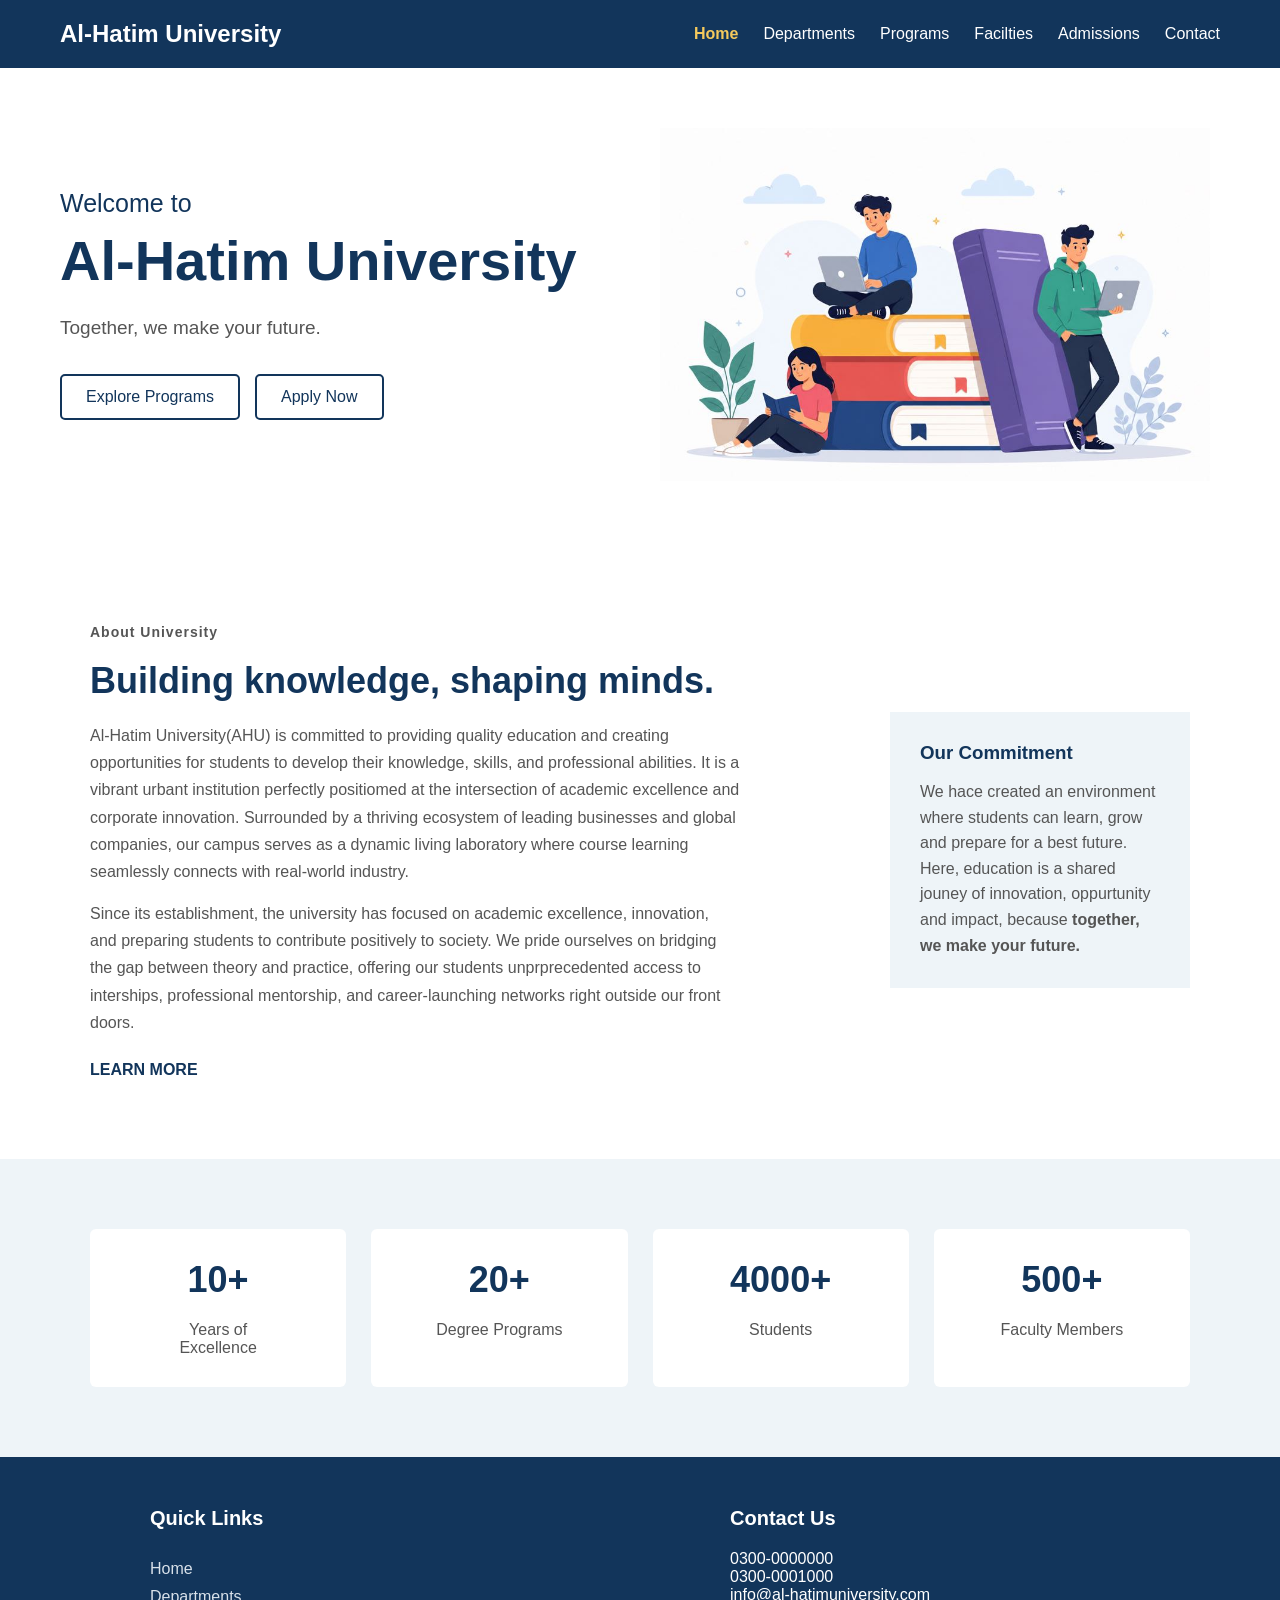
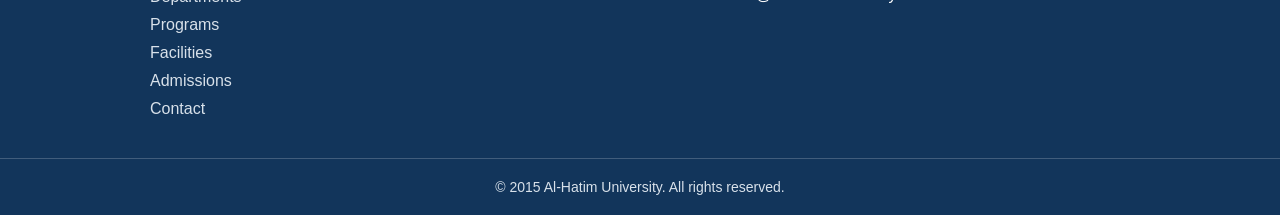
<file: index.html>
<!DOCTYPE html>
<html lang="en">

<head>
    <meta charset="UTF-8">
    <meta name="viewport" content="width=device-width, initial-scale=1.0">
    <title>AHU | Home</title>
    <link rel="stylesheet" href="style.css">
</head>

<body>
    <header>
        <nav>
            <div class="logo">Al-Hatim University </div>
            <ul class="nav-links">
                <li><a href="index.html" class="nav-link active">Home</a></li>
                <li><a href="departments.html">Departments</a></li>
                <li><a href="programs.html">Programs</a></li>
                <li><a href="facilities.html">Facilties</a></li>
                <li><a href="admissions.html">Admissions</a></li>
                <li><a href="contact.html">Contact</a></li>
            </ul>
        </nav>
    </header>
    <main>
        <section class="hero">
            <div class="hero-content">
                <p class="hero-subtitle">Welcome to </p>
                <h1>Al-Hatim University</h1>
                <p class="hero-description">Together, we make your future.</p>
                <div class="hero-buttons">
                    <a href="programs.html" class="btn primary-btn">Explore Programs</a>
                    <a href="admissions.html" class="btn secondary-btn">Apply Now</a>
                </div>
            </div>
            <div class="hero-illustration">
                <img src="images/illustration.JPG" alt="students studying">
            </div>
        </section>
        <section class="about-section">
            <div class="about-content">
                <div class="about-text">
                    <p class="section-label">About University</p>
                    <h2>Building knowledge, shaping minds.</h2>
                    <p>Al-Hatim University(AHU) is committed to providing quality education and creating
                        opportunities for students to develop their knowledge, skills, and professional abilities. It is
                        a vibrant urbant institution perfectly positiomed at the intersection of academic excellence and
                        corporate innovation. Surrounded by a thriving ecosystem of leading businesses and global
                        companies, our campus serves as a dynamic living laboratory where course learning seamlessly
                        connects with real-world industry.</p>
                    <p>Since its establishment, the university has focused on academic excellence, innovation, and
                        preparing students to contribute positively to society. We pride ourselves on bridging the gap
                        between theory and practice, offering our students unprprecedented access to interships,
                        professional mentorship, and career-launching networks right outside our front doors.</p>
                    <a href="contact.html" class="text-link">LEARN MORE</a>
                </div>
                <div class="about-highlight">
                    <h3>Our Commitment</h3>
                    <P>We hace created an environment where students can learn, grow and prepare for a best future.
                        Here, education is a shared jouney of innovation, oppurtunity and impact, because <b>together,
                            we make your future.</b></P>
                </div>
            </div>
        </section>
        <section class="stats-section">
            <div class="stats-container">
                <div class="stat">
                    <h3>10+</h3>
                    <p>Years of Excellence</p>
                </div>
                <div class="stat">
                    <h3>20+</h3>
                    <p>Degree Programs</p>
                </div>
                <div class="stat">
                    <h3>4000+</h3>
                    <p>Students</p>
                </div>
                <div class="stat">
                    <h3>500+</h3>
                    <p>Faculty Members</p>
                </div>
            </div>
        </section>
    </main>
    <footer>
        <div class="footer-container">
            <div class="footer-links">
                <h3>Quick Links</h3>
                <a href="index.html">Home</a>
                <a href="departments.html">Departments</a>
                <a href="programs.html">Programs</a>
                <a href="facilities.html">Facilities</a>
                <a href="admissions.html">Admissions</a>
                <a href="contact.html">Contact</a>
            </div>
            <div>
                <h3>Contact Us</h3>
                <p>0300-0000000</p>
                <p>0300-0001000</p>
                <p>info@al-hatimuniversity.com</p>
            </div>
        </div>
        <div class="footer-bottom">
            <p>© 2015 Al-Hatim University. All rights reserved.</p>
        </div>
    </footer>
</body>

</html>
</file>
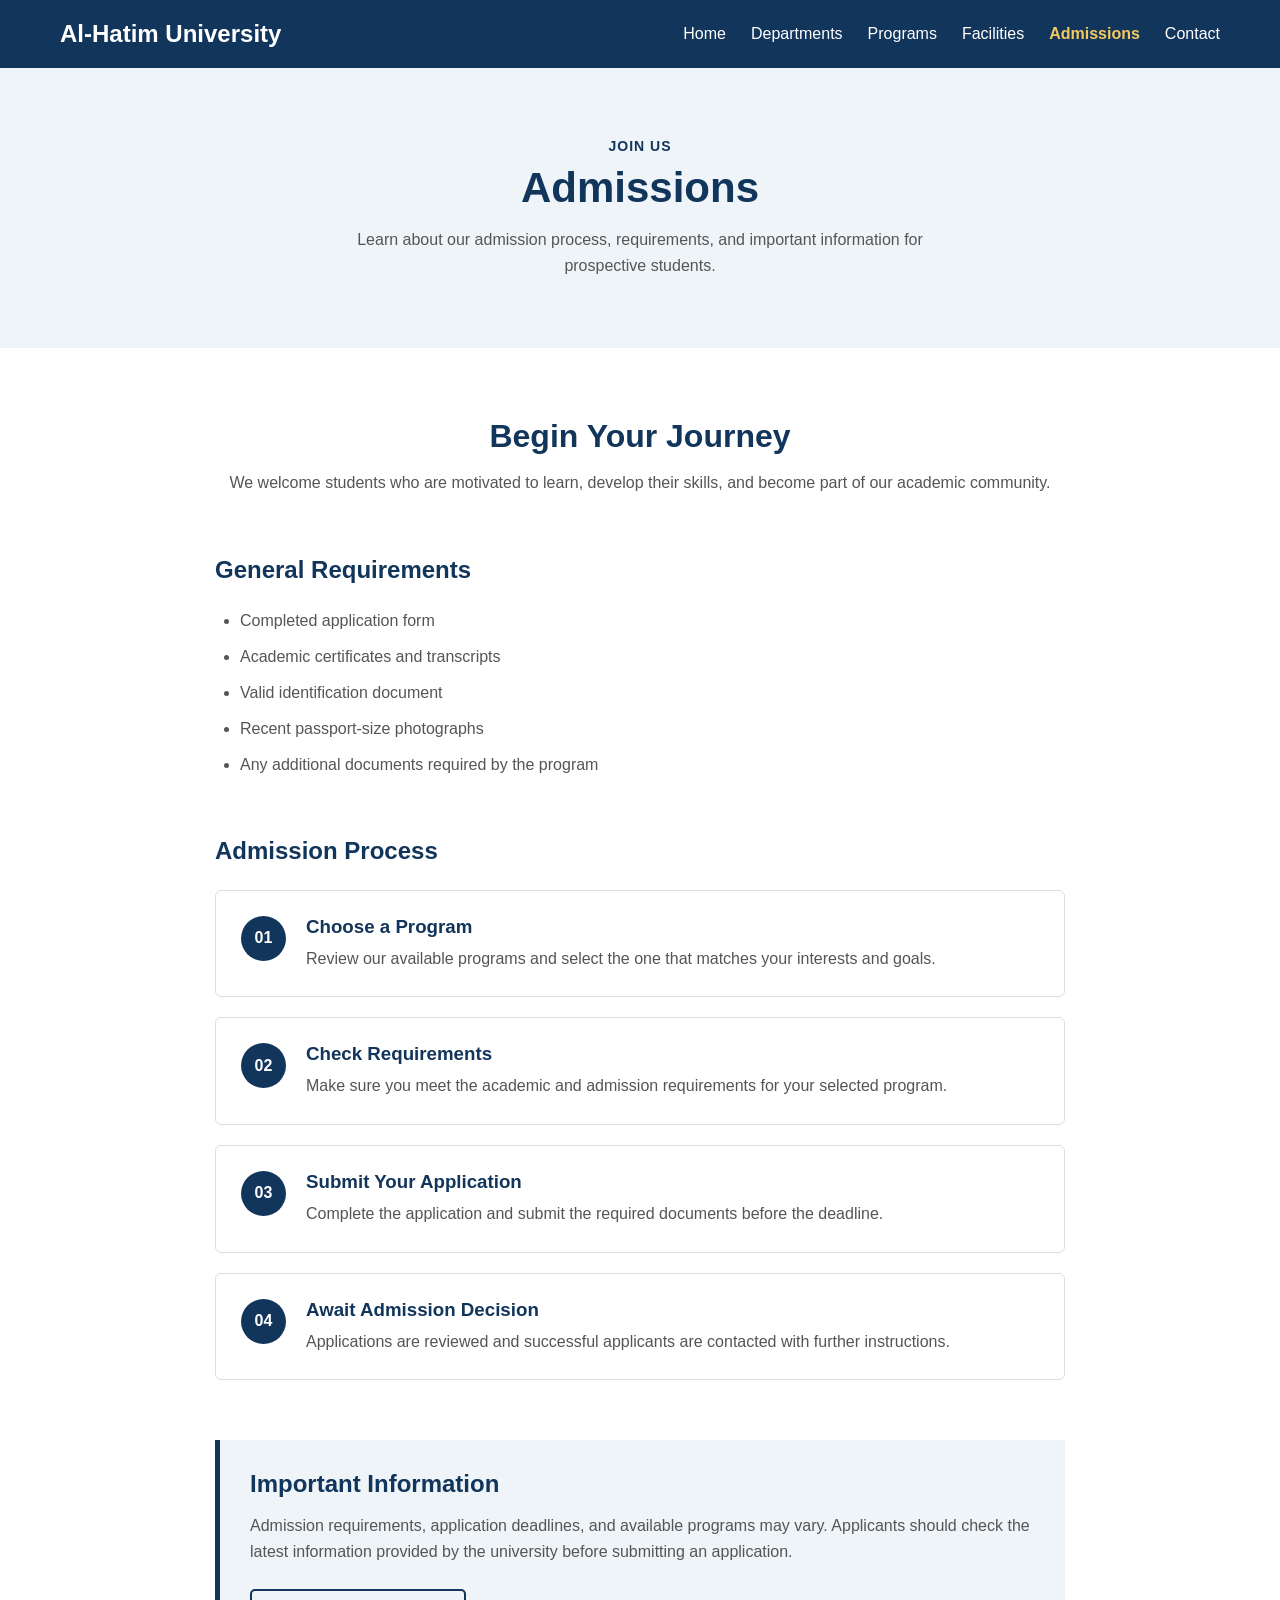
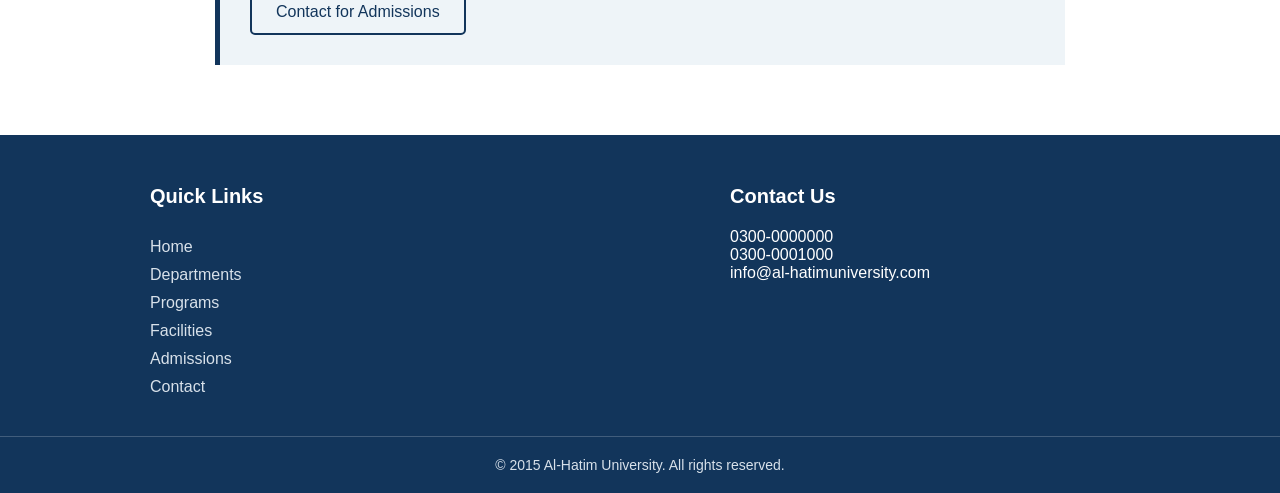
<file: admissions.html>
<!DOCTYPE html>
<html lang="en">

<head>
    <meta charset="UTF-8">
    <meta name="viewport" content="width=device-width, initial-scale=1.0">
    <title>AHU | Admissions</title>
    <link rel="stylesheet" href="style.css">
</head>

<body>
    <header>
        <nav>
            <div class="logo">Al-Hatim University</div>
            <ul class="nav-links">
                <li><a href="index.html">Home</a></li>
                <li><a href="departments.html">Departments</a></li>
                <li><a href="programs.html">Programs</a></li>
                <li><a href="facilities.html">Facilities</a></li>
                <li><a href="admissions.html" class="nav-link active">Admissions</a></li>
                <li><a href="contact.html">Contact</a></li>
            </ul>
        </nav>
    </header>
    <main>
        <section class="page-header">
            <p class="section-label">JOIN US</p>
            <h1>Admissions</h1>
            <p>Learn about our admission process, requirements, and important information for prospective students.</p>
        </section>
        <section class="admissions-section">
            <div class="admission-intro">
                <h2>Begin Your Journey</h2>
                <p>We welcome students who are motivated to learn, develop their skills, and become part of our academic
                    community.</p>
            </div>
            <div class="admission-block">
                <h2>General Requirements</h2>
                <ul class="requirements-list">
                    <li>Completed application form</li>
                    <li>Academic certificates and transcripts</li>
                    <li>Valid identification document</li>
                    <li>Recent passport-size photographs</li>
                    <li>Any additional documents required by the program</li>
                </ul>
            </div>
            <div class="admission-block">
                <h2>Admission Process</h2>
                <div class="admission-steps">
                    <div class="admission-step">
                        <span>01</span>
                        <div>
                            <h3>Choose a Program</h3>
                            <p>Review our available programs and select the one that matches your interests and goals.
                            </p>
                        </div>
                    </div>
                    <div class="admission-step">
                        <span>02</span>
                        <div>
                            <h3>Check Requirements</h3>
                            <p>
                                Make sure you meet the academic and
                                admission requirements for your selected program.
                            </p>
                        </div>
                    </div>
                    <div class="admission-step">
                        <span>03</span>
                        <div>
                            <h3>Submit Your Application</h3>
                            <p>
                                Complete the application and submit the
                                required documents before the deadline.
                            </p>
                        </div>
                    </div>
                    <div class="admission-step">
                        <span>04</span>
                        <div>
                            <h3>Await Admission Decision</h3>
                            <p>
                                Applications are reviewed and successful
                                applicants are contacted with further instructions.
                            </p>
                        </div>
                    </div>
                </div>
            </div>

            <div class="admission-notice">
                <h2>Important Information</h2>
                <p>
                    Admission requirements, application deadlines,
                    and available programs may vary. Applicants should
                    check the latest information provided by the university
                    before submitting an application.
                </p>
                <a href="contact.html" class="btn primary-btn">Contact for Admissions</a>
            </div>
        </section>
    </main>
    <footer>
        <div class="footer-container">
            <div class="footer-links">
                <h3>Quick Links</h3>
                <a href="index.html">Home</a>
                <a href="departments.html">Departments</a>
                <a href="programs.html">Programs</a>
                <a href="facilities.html">Facilities</a>
                <a href="admissions.html">Admissions</a>
                <a href="contact.html">Contact</a>
            </div>
            <div>
                <h3>Contact Us</h3>
                <p>0300-0000000</p>
                <p>0300-0001000</p>
                <p>info@al-hatimuniversity.com</p>
            </div>
        </div>
        <div class="footer-bottom">
            <p>© 2015 Al-Hatim University. All rights reserved.</p>
        </div>
    </footer>

</body>

</html>
</file>
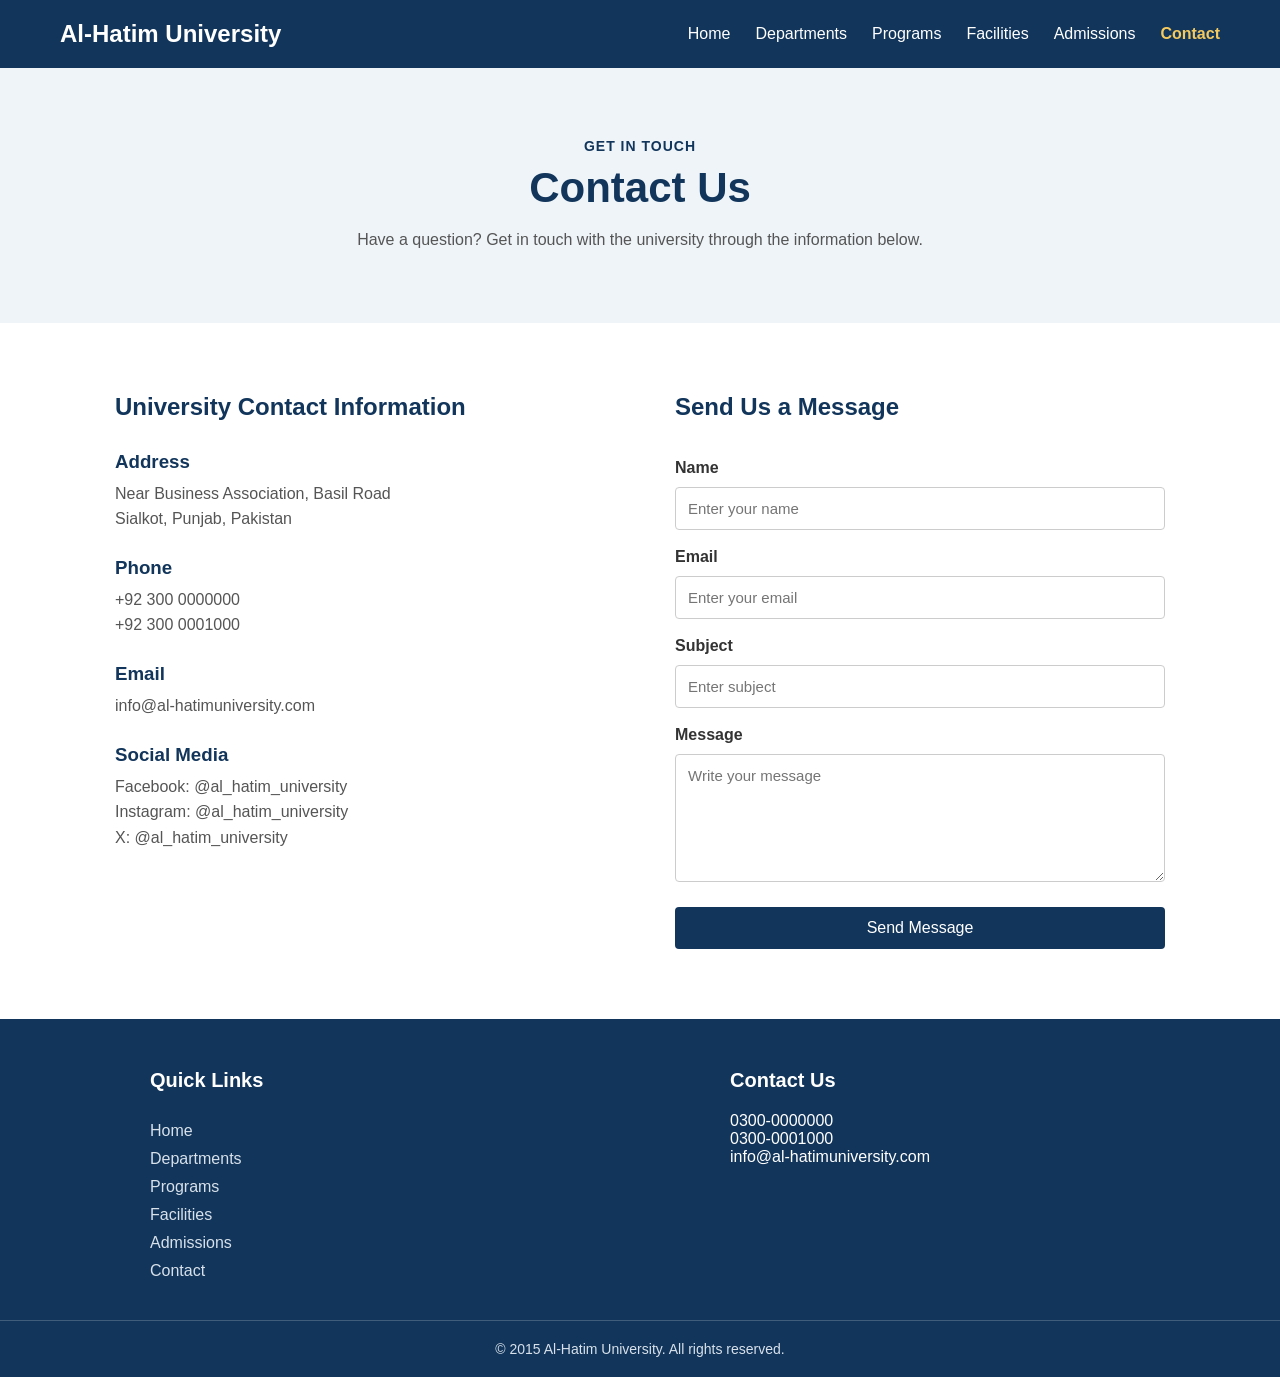
<file: contact.html>
<!DOCTYPE html>
<html lang="en">
<head>
    <meta charset="UTF-8">
    <meta name="viewport" content="width=device-width, initial-scale=1.0">
    <title>AHU | Contact</title>
    <link rel="stylesheet" href="style.css">
</head>
<body>
    <header>
        <nav>
            <div class="logo">Al-Hatim University</div>
            <ul class="nav-links">
                <li><a href="index.html">Home</a></li>
                <li><a href="departments.html">Departments</a></li>
                <li><a href="programs.html">Programs</a></li>
                <li><a href="facilities.html">Facilities</a></li>
                <li><a href="admissions.html">Admissions</a></li>
                <li><a href="contact.html" class="nav-link active">Contact</a></li>
            </ul>
        </nav>
    </header>
    <main>
        <section class="page-header">
            <p class="section-label">GET IN TOUCH</p>
            <h1>Contact Us</h1>
            <p>
                Have a question? Get in touch with the university
                through the information below.
            </p>
        </section>
        <section class="contact-section">
            <div class="contact-info">
                <h2>University Contact Information</h2>
                <div class="contact-item">
                    <h3>Address</h3>
                    <p>
                        Near Business Association, Basil Road<br>
                        Sialkot, Punjab, Pakistan
                    </p>
                </div>
                <div class="contact-item">
                    <h3>Phone</h3>
                    <p>+92 300 0000000</p>
                    <p>+92 300 0001000</p>
                </div>
                <div class="contact-item">
                    <h3>Email</h3>
                    <p>info@al-hatimuniversity.com</p>
                </div>
                <div class="contact-item">
                    <h3>Social Media</h3>
                    <p>
                        Facebook: @al_hatim_university<br>
                        Instagram: @al_hatim_university<br>
                        X: @al_hatim_university
                    </p>
                </div>
            </div>
            <div class="contact-form-container">
                <h2>Send Us a Message</h2>
                <form>
                    <label for="name">Name</label>
                    <input type="text" id="name" name="name" placeholder="Enter your name">
                    <label for="email">Email</label>
                    <input type="email" id="email" name="email" placeholder="Enter your email">
                    <label for="subject">Subject</label>
                    <input type="text" id="subject" name="subject" placeholder="Enter subject">
                    <label for="message">Message</label>
                    <textarea id="message" name="message" rows="6" placeholder="Write your message"></textarea>
                    <button type="submit">Send Message</button>
                </form>
            </div>
        </section>
    </main>
    <footer>
        <div class="footer-container">
            <div class="footer-links">
                <h3>Quick Links</h3>
                <a href="index.html">Home</a>
                <a href="departments.html">Departments</a>
                <a href="programs.html">Programs</a>
                <a href="facilities.html">Facilities</a>
                <a href="admissions.html">Admissions</a>
                <a href="contact.html">Contact</a>
            </div>
            <div>
                <h3>Contact Us</h3>
                <p>0300-0000000</p>
                <p>0300-0001000</p>
                <p>info@al-hatimuniversity.com</p>
            </div>
        </div>
        <div class="footer-bottom">
            <p>© 2015 Al-Hatim University. All rights reserved.</p>
        </div>
    </footer>
</body>
</html>
</file>
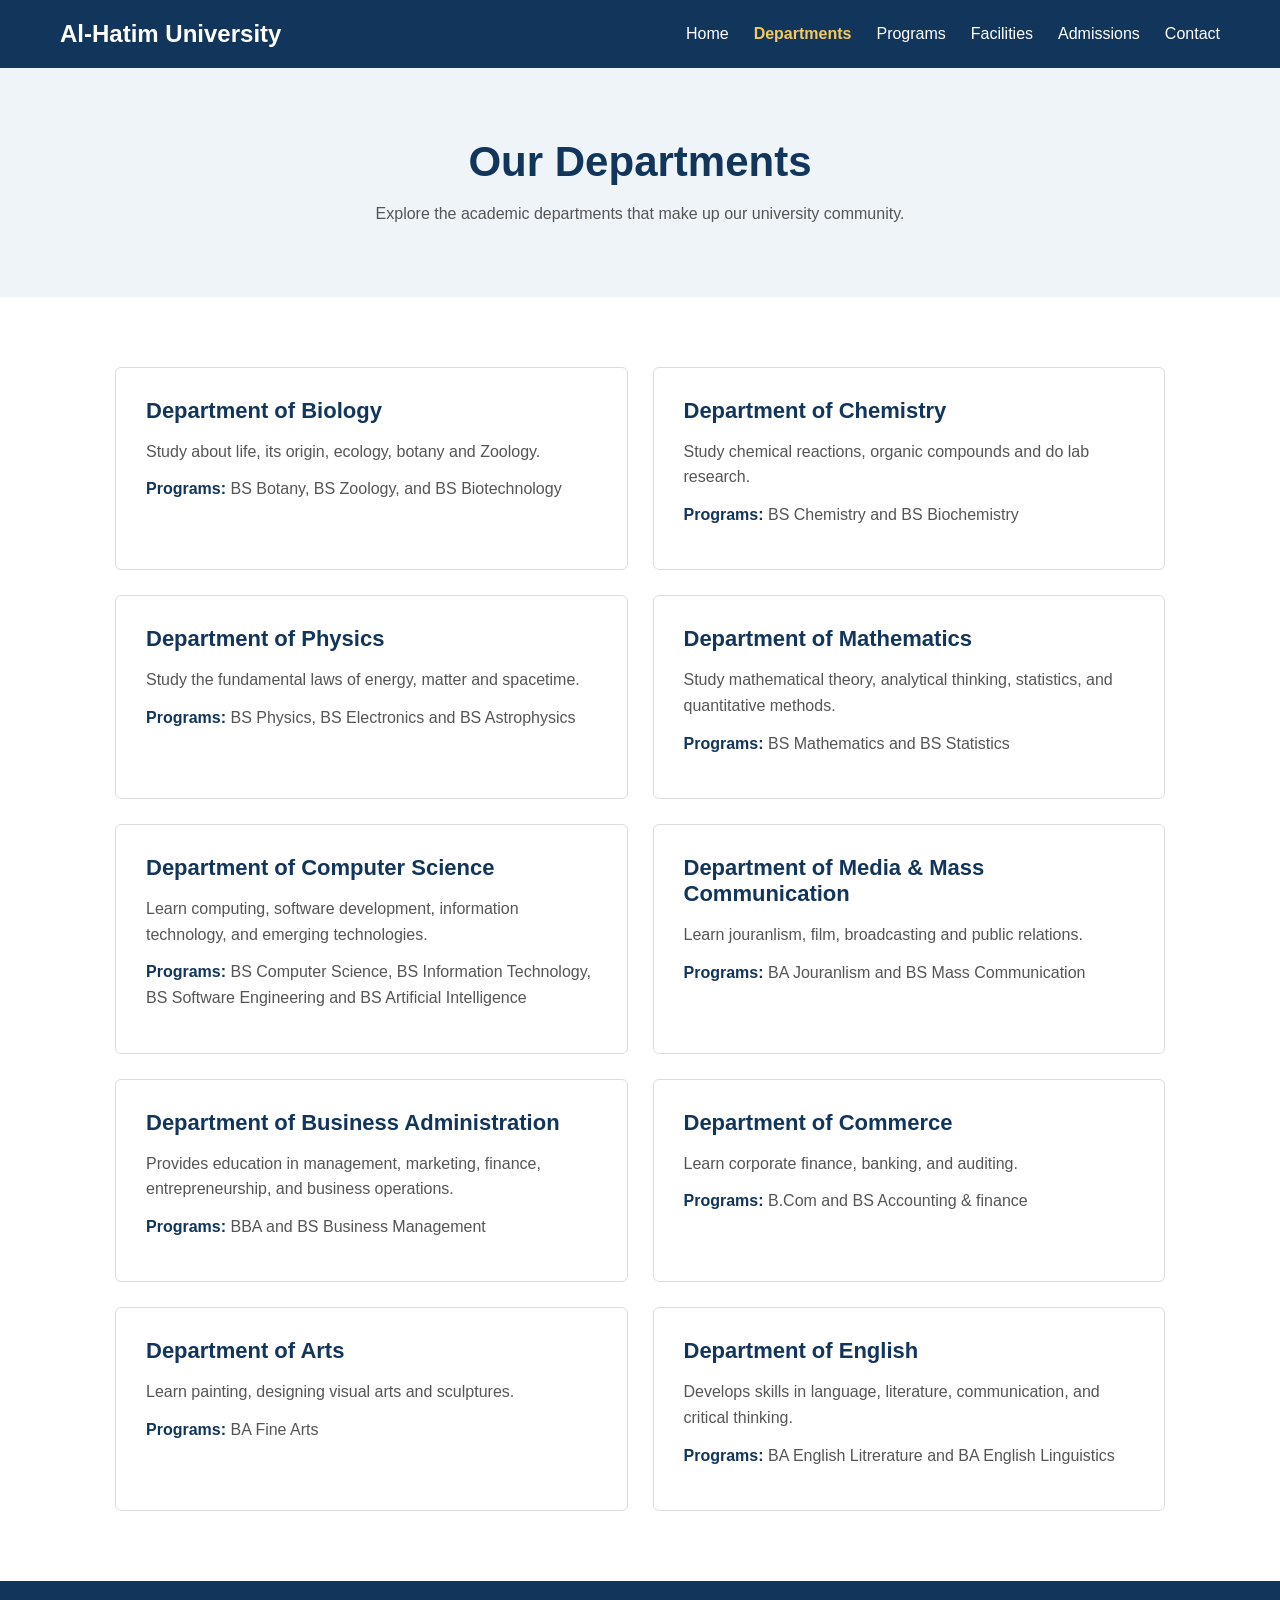
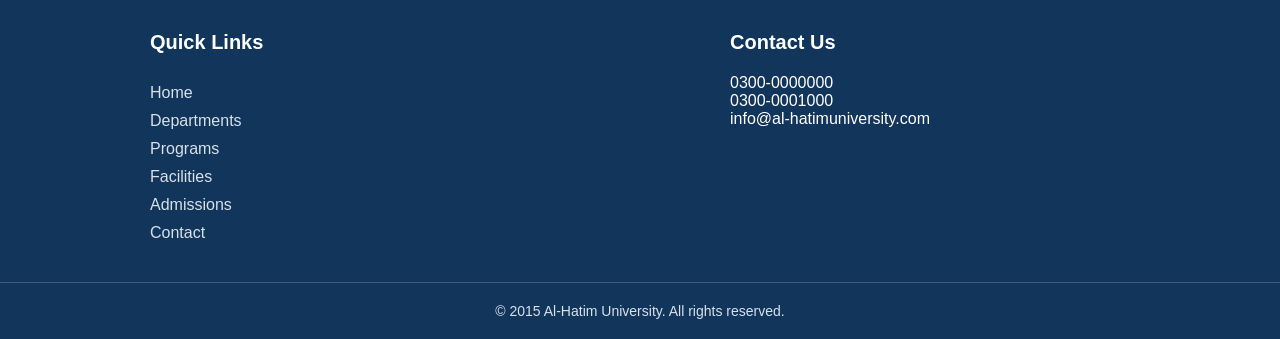
<file: departments.html>
<!DOCTYPE html>
<html lang="en">

<head>
    <meta charset="UTF-8">
    <meta name="viewport" content="width=device-width, initial-scale=1.0">
    <title>AHU | Departments</title>
    <link rel="stylesheet" href="style.css">
</head>

<body>

    <header>
        <nav>
            <div class="logo">Al-Hatim University</div>

            <ul class="nav-links">
                <li><a href="index.html">Home</a></li>
                <li><a href="departments.html" class="nav-link active">Departments</a></li>
                <li><a href="programs.html">Programs</a></li>
                <li><a href="facilities.html">Facilities</a></li>
                <li><a href="admissions.html">Admissions</a></li>
                <li><a href="contact.html">Contact</a></li>
            </ul>
        </nav>
    </header>

    <main>

        <section class="page-header">
            <h1>Our Departments</h1>
            <p>
                Explore the academic departments that make up our university
                community.
            </p>
        </section>
        <section class="departments-section">
            <div class="department-grid">
                <div class="department-card">
                    <h2>Department of Biology</h2>
                    <p>Study about life, its origin, ecology, botany and Zoology.</p>
                    <p><strong>Programs:</strong> BS Botany, BS Zoology, and BS Biotechnology</p>
                </div>
                <div class="department-card">
                    <h2>Department of Chemistry</h2>
                    <p>Study chemical reactions, organic compounds and do lab research.</p>
                    <p><strong>Programs:</strong> BS Chemistry and BS Biochemistry</p>
                </div>
                <div class="department-card">
                    <h2>Department of Physics</h2>
                    <p>Study the fundamental laws of energy, matter and spacetime.</p>
                    <p><strong>Programs:</strong> BS Physics, BS Electronics and BS Astrophysics</p>
                </div>
                <div class="department-card">
                    <h2>Department of Mathematics</h2>
                    <p>Study mathematical theory, analytical thinking, statistics, and quantitative methods.</p>
                    <p><strong>Programs:</strong> BS Mathematics and BS Statistics</p>
                </div>
                <div class="department-card">
                    <h2>Department of Computer Science</h2>
                    <p>Learn computing, software development, information technology, and emerging technologies.</p>
                    <p><strong>Programs:</strong> BS Computer Science, BS Information Technology, BS Software Engineering and BS Artificial Intelligence </p>
                </div>
                <div class="department-card">
                    <h2>Department of Media & Mass Communication</h2>
                    <p>Learn jouranlism, film, broadcasting and public relations.</p>
                    <p><strong>Programs:</strong> BA Jouranlism and BS Mass Communication</p>
                </div>
                <div class="department-card">
                    <h2>Department of Business Administration</h2>
                    <p>Provides education in management, marketing, finance, entrepreneurship, and business operations.</p>
                    <p><strong>Programs:</strong> BBA and BS Business Management</p>
                </div>
                <div class="department-card">
                    <h2>Department of Commerce</h2>
                    <p>Learn corporate finance, banking, and auditing.</p>
                    <p><strong>Programs:</strong> B.Com and BS Accounting & finance</p>
                </div>
                <div class="department-card">
                    <h2>Department of Arts</h2>
                    <p>Learn  painting, designing visual arts and sculptures.</p>
                    <p><strong>Programs:</strong> BA Fine Arts</p>
                </div>
                <div class="department-card">
                    <h2>Department of English</h2>
                    <p>Develops skills in language, literature, communication, and critical thinking.</p>
                    <p><strong>Programs:</strong> BA English Litrerature and BA English Linguistics</p>
                </div>

            </div>

        </section>

    </main>

    <footer>
        <div class="footer-container">
            <div class="footer-links">
                <h3>Quick Links</h3>
                <a href="index.html">Home</a>
                <a href="departments.html">Departments</a>
                <a href="programs.html">Programs</a>
                <a href="facilities.html">Facilities</a>
                <a href="admissions.html">Admissions</a>
                <a href="contact.html">Contact</a>
            </div>
            <div>
                <h3>Contact Us</h3>
                <p>0300-0000000</p>
                <p>0300-0001000</p>
                <p>info@al-hatimuniversity.com</p>
            </div>
        </div>
        <div class="footer-bottom">
            <p>© 2015 Al-Hatim University. All rights reserved.</p>
        </div>
    </footer>
</body>

</html>
</file>
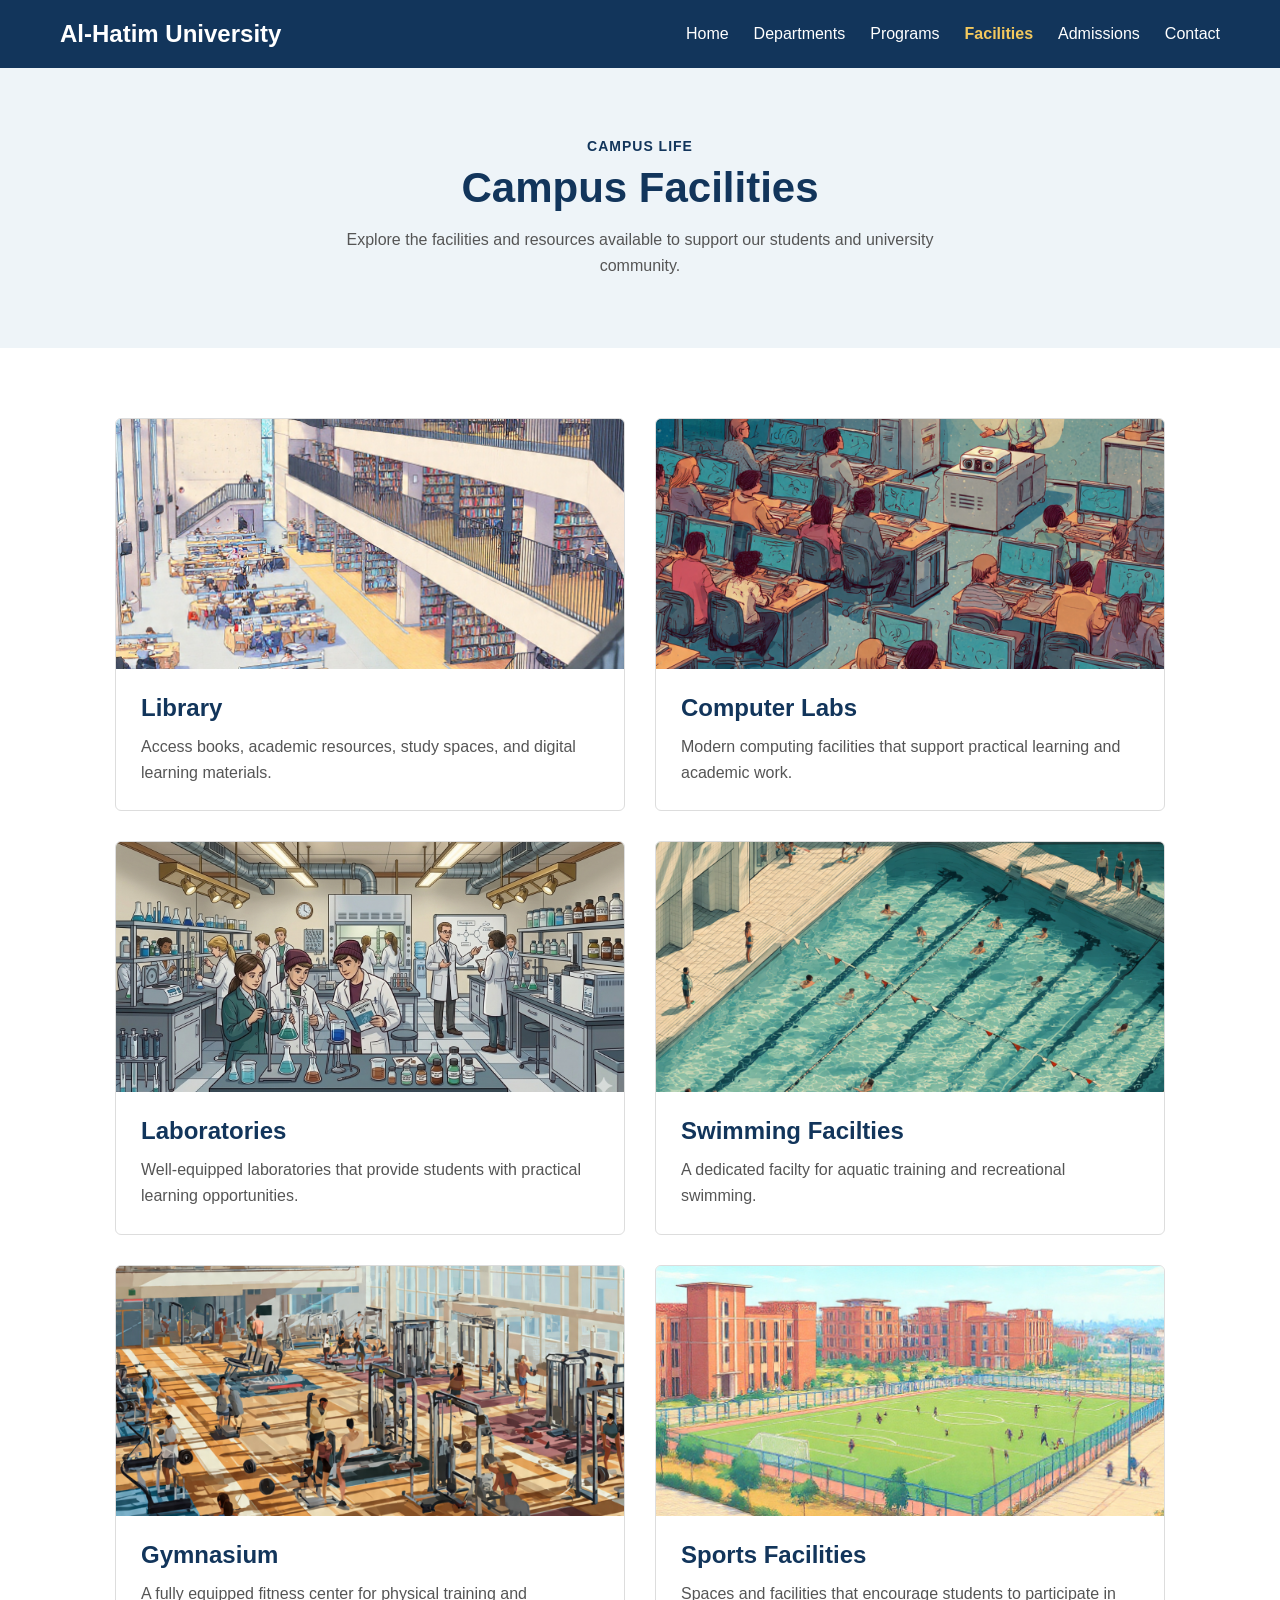
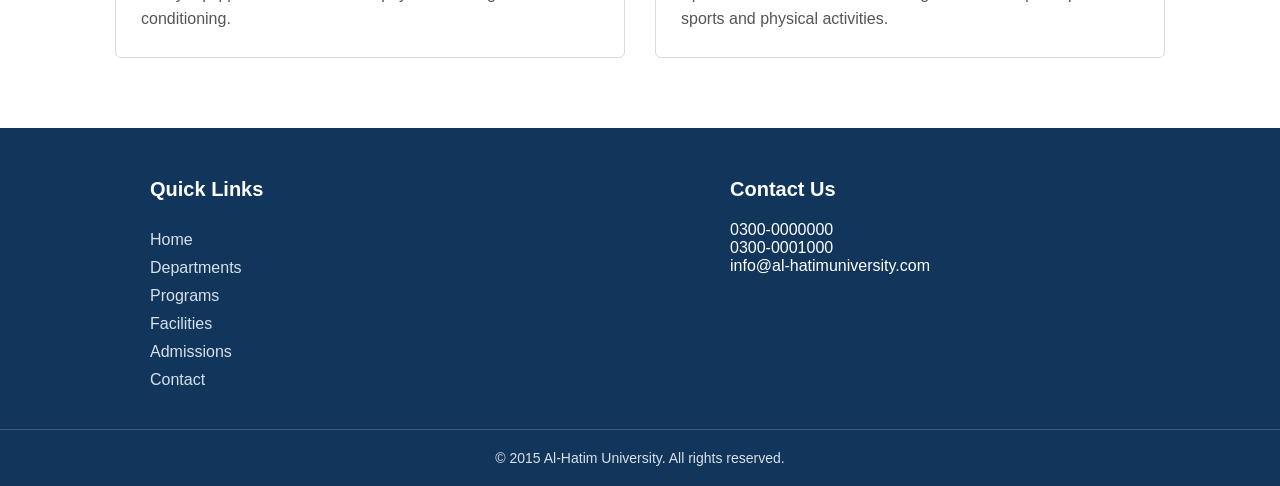
<file: facilities.html>
<!DOCTYPE html>
<html lang="en">

<head>
    <meta charset="UTF-8">
    <meta name="viewport" content="width=device-width, initial-scale=1.0">
    <title>AHU | Facilities</title>
    <link rel="stylesheet" href="style.css">
</head>

<body>

    <header>
        <nav>
            <div class="logo">Al-Hatim University</div>

            <ul class="nav-links">
                <li><a href="index.html">Home</a></li>
                <li><a href="departments.html">Departments</a></li>
                <li><a href="programs.html">Programs</a></li>
                <li><a href="facilities.html" class="nav-link active">Facilities</a></li>
                <li><a href="admissions.html">Admissions</a></li>
                <li><a href="contact.html">Contact</a></li>
            </ul>
        </nav>
    </header>

    <main>

        <section class="page-header">
            <p class="section-label">CAMPUS LIFE</p>
            <h1>Campus Facilities</h1>
            <p>
                Explore the facilities and resources available
                to support our students and university community.
            </p>
        </section>

        <section class="facilities-section">

            <div class="facility-grid">

                <div class="facility-card">
                    <img src="images/library.jpg" alt="University library">
                    <div class="facility-content">
                        <h2>Library</h2>
                        <p>
                            Access books, academic resources, study spaces,
                            and digital learning materials.
                        </p>
                    </div>
                </div>

                <div class="facility-card">
                    <img src="images/computer-lab.jpg" alt="University computer laboratory">
                    <div class="facility-content">
                        <h2>Computer Labs</h2>
                        <p>
                            Modern computing facilities that support
                            practical learning and academic work.
                        </p>
                    </div>
                </div>

                <div class="facility-card">
                    <img src="images/laboratory.png" alt="University laboratory">
                    <div class="facility-content">
                        <h2>Laboratories</h2>
                        <p>
                            Well-equipped laboratories that provide
                            students with practical learning opportunities.
                        </p>
                    </div>
                </div>
                <div class="facility-card">
                    <img src="images/swimming-pool.jpg" alt="University swimming pool">
                    <div class="facility-content">
                        <h2>Swimming Facilties</h2>
                        <p>
                            A dedicated facilty for aquatic training and recreational swimming.
                        </p>
                    </div>
                </div>
                <div class="facility-card">
                    <img src="images/gym.jpg" alt="University gym">
                    <div class="facility-content">
                        <h2>Gymnasium</h2>
                        <p>A fully equipped fitness center for physical training and conditioning.
                        </p>
                    </div>
                </div>

                <div class="facility-card">
                    <img src="images/sports.jpg" alt="University sports facility">
                    <div class="facility-content">
                        <h2>Sports Facilities</h2>
                        <p>
                            Spaces and facilities that encourage students
                            to participate in sports and physical activities.
                        </p>
                    </div>
                </div>

            </div>

        </section>

    </main>

    <footer>
        <div class="footer-container">
            <div class="footer-links">
                <h3>Quick Links</h3>
                <a href="index.html">Home</a>
                <a href="departments.html">Departments</a>
                <a href="programs.html">Programs</a>
                <a href="facilities.html">Facilities</a>
                <a href="admissions.html">Admissions</a>
                <a href="contact.html">Contact</a>
            </div>
            <div>
                <h3>Contact Us</h3>
                <p>0300-0000000</p>
                <p>0300-0001000</p>
                <p>info@al-hatimuniversity.com</p>
            </div>
        </div>
        <div class="footer-bottom">
            <p>© 2015 Al-Hatim University. All rights reserved.</p>
        </div>
    </footer>

</body>
</html>
</file>
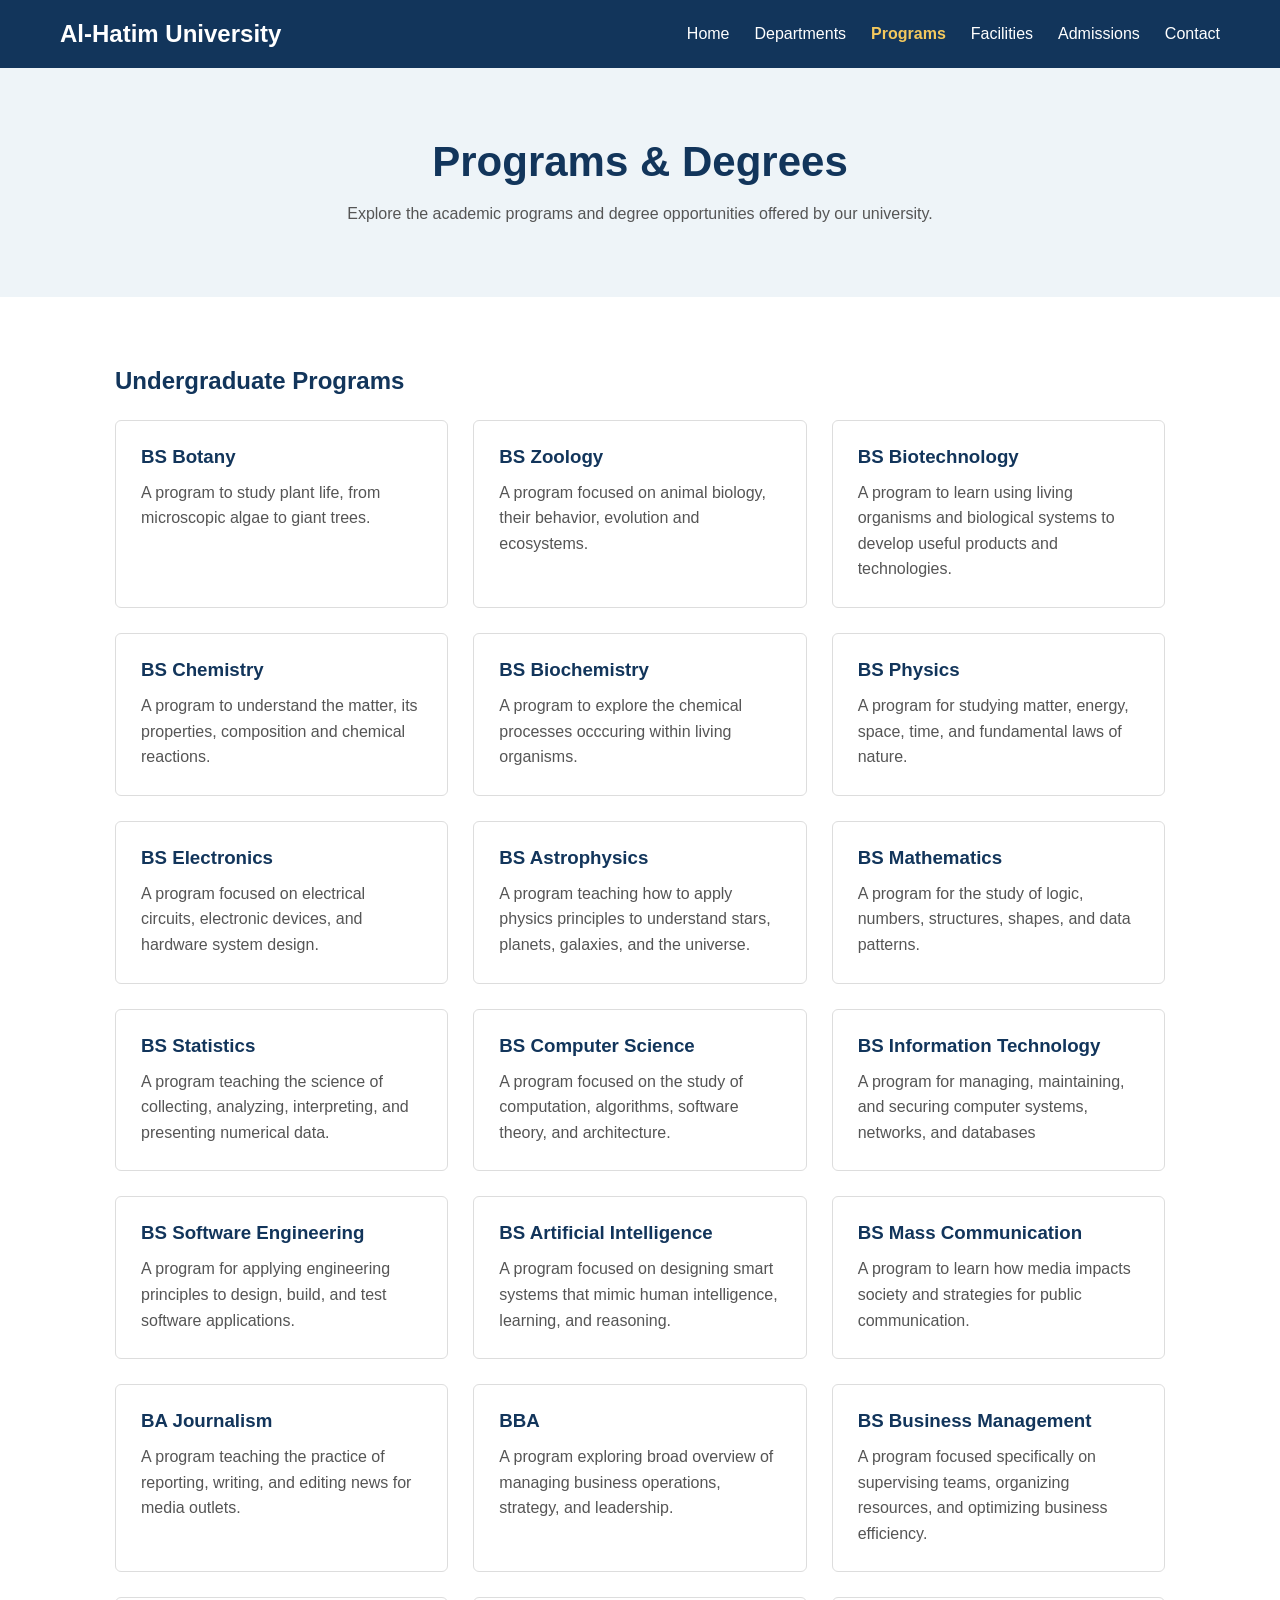
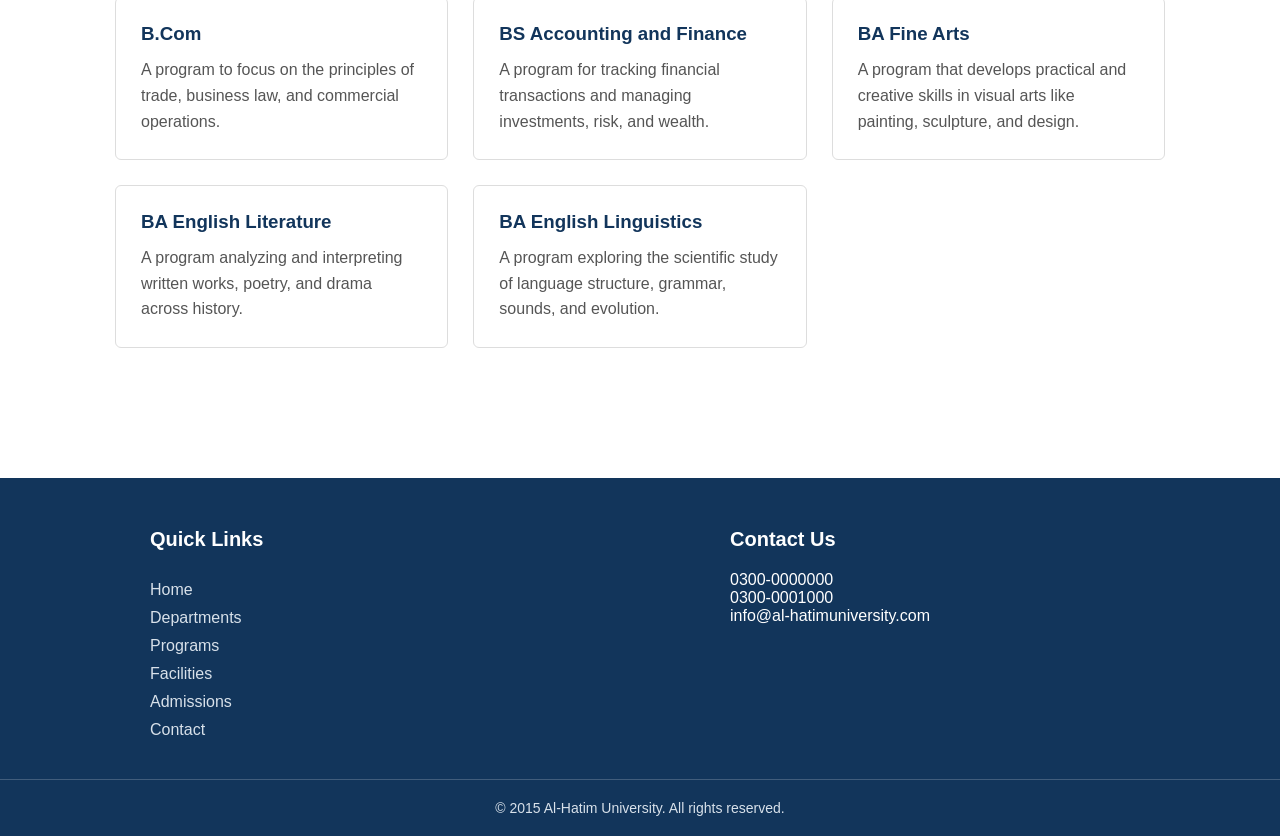
<file: programs.html>
<!DOCTYPE html>
<html lang="en">

<head>
    <meta charset="UTF-8">
    <meta name="viewport" content="width=device-width, initial-scale=1.0">
    <title>AHU | Programs</title>
    <link rel="stylesheet" href="style.css">
</head>
<body>
    <header>
        <nav>
            <div class="logo">Al-Hatim University</div>
            <ul class="nav-links">
                <li><a href="index.html">Home</a></li>
                <li><a href="departments.html">Departments</a></li>
                <li><a href="programs.html" class="nav-link active">Programs</a></li>
                <li><a href="facilities.html">Facilities</a></li>
                <li><a href="admissions.html">Admissions</a></li>
                <li><a href="contact.html">Contact</a></li>
            </ul>
        </nav>
    </header>
    <main>
        <section class="page-header">
            <h1>Programs & Degrees</h1>
            <p>Explore the academic programs and degree opportunities offered by our university.</p>
        </section>
        <section class="programs-section">
            <div class="program-category">
                <h2>Undergraduate Programs</h2>
                <div class="program-grid">
                    <div class="program-card">
                        <h3>BS Botany</h3>
                        <p>A program to study plant life, from microscopic algae to giant trees.</p>
                    </div>
                    <div class="program-card">
                        <h3>BS Zoology</h3>
                        <p>A program focused on animal biology, their behavior, evolution and ecosystems.</p>
                    </div>
                    <div class="program-card">
                        <h3>BS Biotechnology</h3>
                        <p>A program to learn using living organisms and biological systems to develop useful products and technologies.</p>
                    </div>
                    <div class="program-card">
                        <h3>BS Chemistry</h3>
                        <p>A program to understand the matter, its properties, composition and chemical reactions.</p>
                    </div>
                    <div class="program-card">
                        <h3>BS Biochemistry</h3>
                        <p>A program to explore the chemical processes occcuring within living organisms.</p>
                    </div>
                    <div class="program-card">
                        <h3>BS Physics</h3>
                        <p>A program for studying matter, energy, space, time, and fundamental laws of nature.</p>
                    </div>
                    <div class="program-card">
                        <h3>BS Electronics</h3>
                        <p>A program focused on electrical circuits, electronic devices, and hardware system design.</p>
                    </div>
                    <div class="program-card">
                        <h3>BS Astrophysics</h3>
                        <p>A program teaching how to apply physics principles to understand stars, planets, galaxies, and the universe.</p>
                    </div>
                    <div class="program-card">
                        <h3>BS Mathematics</h3>
                        <p>A program for the study of logic, numbers, structures, shapes, and data patterns.</p>
                    </div>
                    <div class="program-card">
                        <h3>BS Statistics</h3>
                        <p>A program teaching the science of collecting, analyzing, interpreting, and presenting numerical data.</p>
                    </div>
                    <div class="program-card">
                        <h3>BS Computer Science</h3>
                        <p>A program focused on the study of computation, algorithms, software theory, and architecture.</p>
                    </div>
                    <div class="program-card">
                        <h3>BS Information Technology</h3>
                        <p>A program for managing, maintaining, and securing computer systems, networks, and databases</p>
                    </div>
                    <div class="program-card">
                        <h3>BS Software Engineering</h3>
                        <p>A program for applying engineering principles to design, build, and test software applications.</p>
                    </div>
                    <div class="program-card">
                        <h3>BS Artificial Intelligence</h3>
                        <p>A program focused on designing smart systems that mimic human intelligence, learning, and reasoning.</p>
                    </div>
                    <div class="program-card">
                        <h3>BS Mass Communication</h3>
                        <p>A program to learn how media impacts society and strategies for public communication.</p>
                    </div>
                    <div class="program-card">
                        <h3>BA Journalism</h3>
                        <p>A program teaching the practice of reporting, writing, and editing news for media outlets.</p>
                    </div>
                    <div class="program-card">
                        <h3>BBA</h3>
                        <p>A program exploring broad overview of managing business operations, strategy, and leadership.</p>
                    </div>
                    <div class="program-card">
                        <h3>BS Business Management</h3>
                        <p>A program focused specifically on supervising teams, organizing resources, and optimizing business efficiency.</p>
                    </div>
                    <div class="program-card">
                        <h3>B.Com</h3>
                        <p>A program to focus on the principles of trade, business law, and commercial operations.</p>
                    </div>
                    <div class="program-card">
                        <h3>BS Accounting and Finance</h3>
                        <p>A program for tracking financial transactions and managing investments, risk, and wealth.</p>
                    </div>
                    <div class="program-card">
                        <h3>BA Fine Arts</h3>
                        <p>A program that develops practical and creative skills in visual arts like painting, sculpture, and design.</p>
                    </div>
                    <div class="program-card">
                        <h3>BA English Literature</h3>
                        <p>A program analyzing and interpreting written works, poetry, and drama across history.</p>
                    </div>
                    <div class="program-card">
                        <h3>BA English Linguistics</h3>
                        <p>A program exploring the scientific study of language structure, grammar, sounds, and evolution.</p>
                    </div>
                </div>
            </div>

        </section>

    </main>

    <footer>
        <div class="footer-container">
            <div class="footer-links">
                <h3>Quick Links</h3>
                <a href="index.html">Home</a>
                <a href="departments.html">Departments</a>
                <a href="programs.html">Programs</a>
                <a href="facilities.html">Facilities</a>
                <a href="admissions.html">Admissions</a>
                <a href="contact.html">Contact</a>
            </div>
            <div>
                <h3>Contact Us</h3>
                <p>0300-0000000</p>
                <p>0300-0001000</p>
                <p>info@al-hatimuniversity.com</p>
            </div>
        </div>
        <div class="footer-bottom">
            <p>© 2015 Al-Hatim University. All rights reserved.</p>
        </div>
    </footer>

</body>
</html>
</file>
<file: style.css>
/*basic reset*/
* {
    margin: 0;
    padding: 0;
    box-sizing: border-box;

}

body {
    font-family: sans-serif;
    color: #222;
}

nav {
    display: flex;
    justify-content: space-between;
    align-items: center;
    padding: 20px 60px;
    background-color: #12355b;
}

.logo {
    color: white;
    font-size: 24px;
    font-weight: bold;
}

.nav-links {
    display: flex;
    gap: 25px;
    list-style: none;
}

.nav-links a {
    color: white;
    text-decoration: none;
    font-size: 16px;
}

.nav-links a:hover {
    color: #f4c95d;
}

.nav-link.active {
    color: #f4c95d;
    font-weight: bold;
}

.hero {
    display: grid;
    grid-template-columns: 1fr 1fr;
    align-items: center;
    gap: 40px;
    padding: 60px;
}

.hero-illustration img {
    width: 100%;
    max-width: 550px;
    display: block;
}

.hero-contents {
    max-width: 700px;
}

.hero-subtitle {
    font-size: 25px;
    color: #12355b;
    margin-bottom: 10px;
}

.hero h1 {
    font-size: 56px;
    color: #12355b;
    margin-bottom: 20px;
}

.hero-description {
    font-size: 19px;
    margin-bottom: 30px;
    color: #555;
    line-height: 1.6;
}

.hero-buttons {
    display: flex;
    gap: 15px;
}

.btn {
    display: inline-block;
    font-size: 16px;
    text-decoration: none;
    border-radius: 5px;
    padding: 12px 24px;
}

.primary-btn {
    border: 2.5px solid #12355b;
    color: #12355b;
}

.secondary-btn {
    color: #12355b;
    border: 2.5px solid #12355b;
}

.primary-btn:hover {
    background-color: #12355b;
    color: white;
}

.secondary-btn:hover {
    background-color: #12355b;
    color: white;
}

.about-section {
    padding: 80px 60px;
    background-color: white;
}

.about-content {
    max-width: 1100px;
    margin: auto;
    display: flex;
    justify-content: space-between;
    align-items: center;
    gap: 60px;
}

.about-text {
    max-width: 650px;
}

.section-label {
    color: #12355b;
    font-size: 14px;
    font-weight: bold;
    letter-spacing: 1px;
    margin-bottom: 10px;
}

.about-text h2 {
    font-size: 36px;
    color: #12355b;
    margin-bottom: 20px;
}

.about-text p {
    color: #555;
    line-height: 1.7;
    margin-bottom: 15px;
}

.text-link {
    display: inline-block;
    margin-top: 10px;
    color: #12355b;
    font-weight: bold;
    text-decoration: none;
}

.text-link:hover {
    text-decoration: underline;
}

.about-highlight {
    width: 300px;
    padding: 30px;
    background-color: #eef4f8;
    border-left: #12355b;
}

.about-highlight h3 {
    color: #12355b;
    margin-bottom: 15px;
}

.about-highlight p {
    color: #555;
    line-height: 1.6;
}

.stats-section {
    padding: 70px 60px;
    background-color: #eef4f8;
}

.stats-container {
    max-width: 1100px;
    display: grid;
    margin: auto;
    grid-template-columns: repeat(4, 1fr);
    gap: 25px;
}

.stat {
    text-align: center;
    padding: 30px 60px;
    background-color: white;
    border-radius: 6px;
}

.stat h3 {
    font-size: 36px;
    color: #12355b;
    margin-bottom: 20px;
}

.stat p {
    color: #555;
}

footer {
    background-color: #12355b;
    color: white;
    padding-top: 50px;
}

.footer-container {
    max-width: 1100px;
    margin: 0 auto;
    padding: 0 60px 40px;
    display: grid;
    grid-template-columns: 1fr 1fr;
    gap: 180px;
}

.footer-container h3 {
    margin-bottom: 20px;
    font-size: 20px;
}

.footer-contact p {
    color: #d8e1ea;
    line-height: 1.7;
    margin-bottom: 8px;
}

.footer-links {
    display: flex;
    flex-direction: column;
    gap: 10px;
}

.footer-links a {
    color: #d8e1ea;
    text-decoration: none;
}

.footer-links a:hover {
    color: #f4c95d;
}

.footer-bottom {
    border-top: 1px solid rgba(255, 255, 255, 0.2);
    text-align: center;
    padding: 20px;
}

.footer-bottom p {
    color: #d8e1ea;
    font-size: 14px;
}

/* Inner page header */
.page-header {
    padding: 70px 25px;
    text-align: center;
    background-color: #eef4f8;
}

.page-header h1 {
    font-size: 42px;
    color: #12355b;
    margin-bottom: 15px;
}

.page-header>p:last-child {
    max-width: 650px;
    margin: 0 auto;
    color: #555;
    line-height: 1.6;
}

/* Programs page */
.programs-section {
    max-width: 1100px;
    margin: 0 auto;
    padding: 70px 25px;
}

.program-category {
    margin-bottom: 60px;
}

.program-category h2 {
    color: #12355b;
    margin-bottom: 25px;
}

.program-grid {
    display: grid;
    grid-template-columns: repeat(3, 1fr);
    gap: 25px;
}

.program-card {
    padding: 25px;
    border: 1px solid #ddd;
    border-radius: 6px;
    transition: transform 0.2s ease, box-shadow 0.2s ease;
}

.program-card:hover {
    transform: translateY(-5px);
    box-shadow: 0 8px 20px rgba(0, 0, 0, 0.08);
}

.program-card h3 {
    color: #12355b;
    margin-bottom: 12px;
}

.program-card p {
    color: #555;
    line-height: 1.6;
}

/* Departments page */
.departments-section {
    max-width: 1100px;
    margin: 0 auto;
    padding: 70px 25px;
}

.department-grid {
    display: grid;
    grid-template-columns: repeat(2, 1fr);
    gap: 25px;
}

.department-card {
    padding: 30px;
    border: 1px solid #ddd;
    border-radius: 6px;
    background-color: white;
}

.department-card h2 {
    color: #12355b;
    font-size: 22px;
    margin-bottom: 15px;
}

.department-card p {
    color: #555;
    line-height: 1.6;
    margin-bottom: 12px;
}

.department-card strong {
    color: #12355b;
}

/* Facilities page */
.facilities-section {
    max-width: 1100px;
    margin: 0 auto;
    padding: 70px 25px;
}

.facility-grid {
    display: grid;
    grid-template-columns: repeat(2, 1fr);
    gap: 30px;
}

.facility-card {
    overflow: hidden;
    border: 1px solid #ddd;
    border-radius: 6px;
    background-color: white;
}

.facility-card img {
    width: 100%;
    height: 250px;
    object-fit: cover;
    display: block;
}

.facility-content {
    padding: 25px;
}

.facility-content h2 {
    color: #12355b;
    margin-bottom: 12px;
}

.facility-content p {
    color: #555;
    line-height: 1.6;
}

/* Admissions page */
.admissions-section {
    max-width: 900px;
    margin: 0 auto;
    padding: 70px 25px;
}

.admission-intro {
    text-align: center;
    margin-bottom: 60px;
}

.admission-intro h2 {
    color: #12355b;
    font-size: 32px;
    margin-bottom: 15px;
}

.admission-intro p {
    color: #555;
    line-height: 1.6;
}

.admission-block {
    margin-bottom: 60px;
}

.admission-block h2 {
    color: #12355b;
    margin-bottom: 25px;
}

.admission-steps {
    display: flex;
    flex-direction: column;
    gap: 20px;
}

.admission-step {
    display: flex;
    gap: 20px;
    padding: 25px;
    border: 1px solid #ddd;
    border-radius: 6px;
}

.admission-step>span {
    min-width: 45px;
    height: 45px;
    display: flex;
    align-items: center;
    justify-content: center;
    background-color: #12355b;
    color: white;
    border-radius: 50%;
    font-weight: bold;
}

.admission-step h3 {
    color: #12355b;
    margin-bottom: 8px;
}

.admission-step p {
    color: #555;
    line-height: 1.6;
}

.requirements-list {
    padding-left: 25px;
}

.requirements-list li {
    color: #555;
    margin-bottom: 12px;
    line-height: 1.5;
}

.admission-notice {
    padding: 30px;
    background-color: #eef4f8;
    border-left: 5px solid #12355b;
}

.admission-notice h2 {
    color: #12355b;
    margin-bottom: 15px;
}

.admission-notice p {
    color: #555;
    line-height: 1.6;
    margin-bottom: 25px;
}

/* Contact page */
.contact-section {
    max-width: 1100px;
    margin: 0 auto;
    padding: 70px 25px;

    display: grid;
    grid-template-columns: 1fr 1fr;
    gap: 70px;
}

.contact-info h2,
.contact-form-container h2 {
    color: #12355b;
    margin-bottom: 30px;
}

.contact-item {
    margin-bottom: 25px;
}

.contact-item h3 {
    color: #12355b;
    margin-bottom: 8px;
}

.contact-item p {
    color: #555;
    line-height: 1.6;
}

.contact-form-container form {
    display: flex;
    flex-direction: column;
    gap: 10px;
}

.contact-form-container label {
    color: #333;
    font-weight: bold;
    margin-top: 8px;
}

.contact-form-container input,
.contact-form-container textarea {
    width: 100%;
    padding: 12px;
    border: 1px solid #ccc;
    border-radius: 4px;
    font-family: inherit;
    font-size: 15px;
}

.contact-form-container textarea {
    resize: vertical;
}

.contact-form-container button {
    margin-top: 15px;
    padding: 12px;
    border: none;
    border-radius: 4px;
    background-color: #12355b;
    color: white;
    font-size: 16px;
    cursor: pointer;
}

.contact-form-container button:hover {
    background-color: #0d2947;
}









/* Responsive design */
@media (max-width: 768px) {

    /* Navigation */
    nav {
        flex-direction: column;
        gap: 20px;
        padding: 20px;
    }

    .nav-links {
        flex-wrap: wrap;
        justify-content: center;
        gap: 15px;
    }

    /* Hero */
    .hero {
        min-height: 450px;
        padding: 40px 25px;
        grid-template-columns: 1fr;
        text-align: center;
    }

    .hero-illustration {
        margin-top: 30px;
    }

    .hero-illustration img {
        max-width: 420px;
        margin: 0 auto;
    }

    .hero h1 {
        font-size: 40px;
    }

    .hero-description {
        font-size: 17px;
    }

    .hero-buttons {
        justify-content: center;
        flex-wrap: wrap;
    }

    /* About */
    .about-section {
        padding: 60px 25px;
    }

    .about-content {
        flex-direction: column;
        gap: 35px;
    }

    .about-highlight {
        width: 100%;
    }

    /* Statistics */
    .stats-section {
        padding: 60px 25px;
    }

    .stats-container {
        grid-template-columns: 1fr;
    }

    /* Highlights */
    .highlights-section {
        padding: 60px 25px;
    }

    .highlights-container {
        grid-template-columns: 1fr;
    }

    /* Footer */
    .footer-container {
        grid-template-columns: 1fr;
        gap: 35px;
        padding: 0 25px 35px;
    }

    .footer-contact {
        margin-left: 0;
    }

    .page-header {
        padding: 50px 25px;
    }

    .page-header h1 {
        font-size: 34px;
    }

    .program-grid {
        grid-template-columns: 1fr;
    }

    .department-grid {
        grid-template-columns: 1fr;
    }

    .facility-grid {
        grid-template-columns: 1fr;
    }

    .facility-card img {
        height: 220px;
    }

    .admission-step {
        align-items: flex-start;
    }

    .contact-section {
        grid-template-columns: 1fr;
        gap: 50px;
    }
}
</file>
